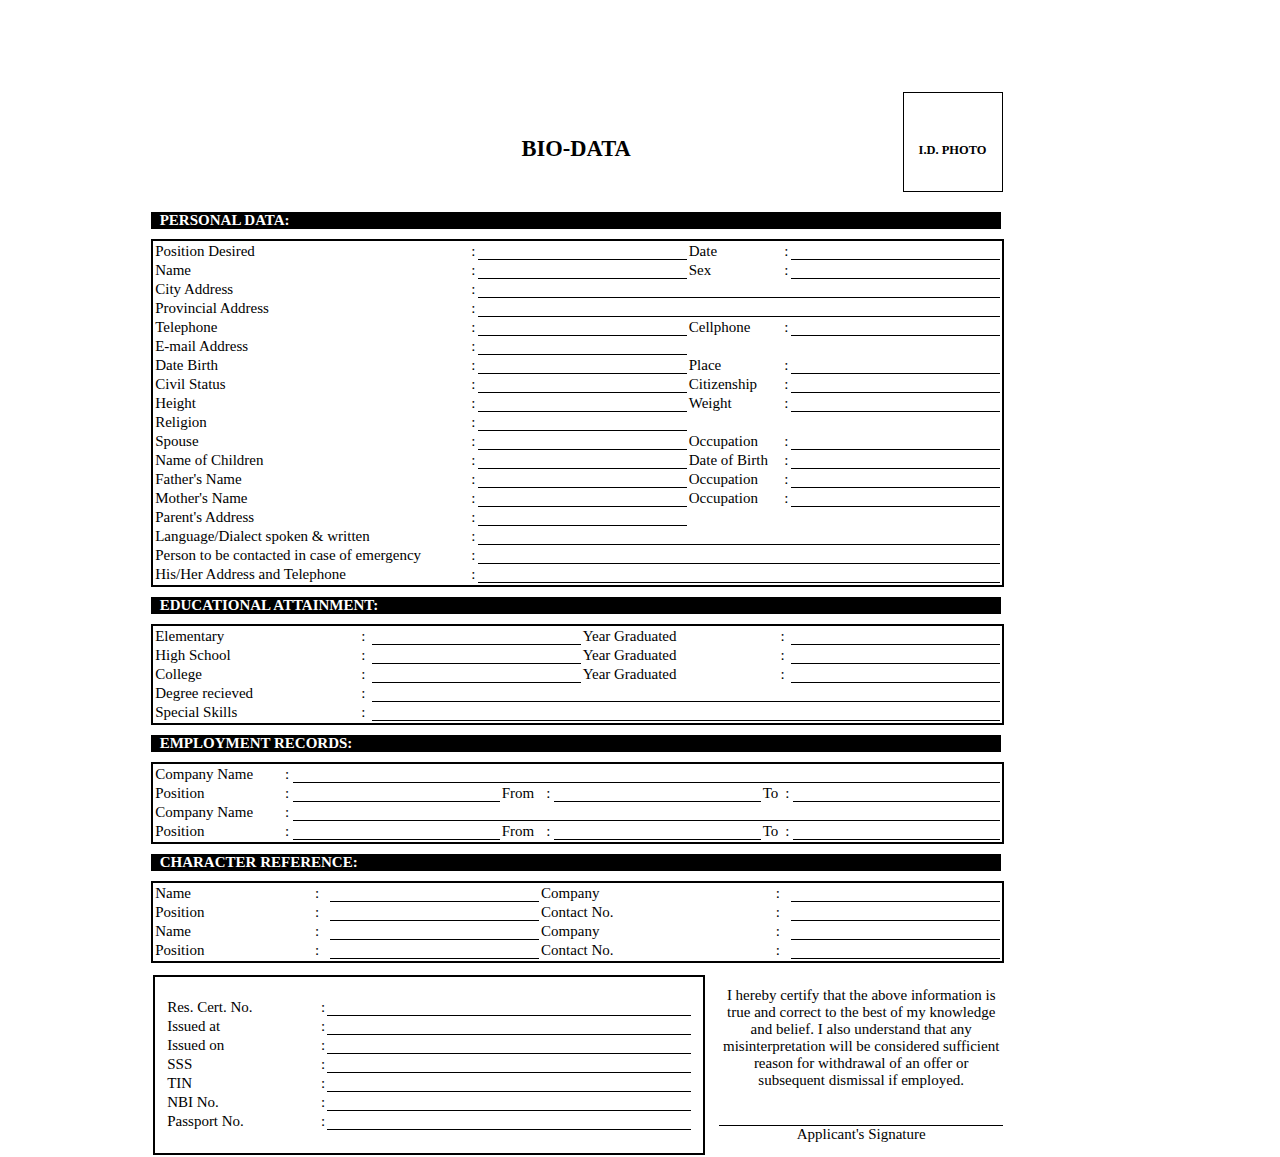
<file: index.html>
<!DOCTYPE html>
<html lang="en">

<head>
    <meta charset="UTF-8">
    <meta http-equiv="X-UA-Compatible" content="IE=edge">
    <meta name="viewport" content="width=device-width, initial-scale=1.0">
    <title>Biodata</title>
    <link rel="stylesheet" href="style.css">
</head>

<body>
    <div class="bio">
        <h2>BIO-DATA</h2>

        <div class="id">
            <h5>I.D. PHOTO</h5>
        </div>

        <h4 class="PerD">PERSONAL DATA:</h4>
        <tbody>
            <table class="tbl">
                <tr>
                    <td>Position Desired</td>
                    <td class="sp">:</td>
                    <td class="ud"></td>
                    <td>Date</td>
                    <td class="sp">:</td>
                    <td class="ud"></td>
                </tr>
                <tr>
                    <td>Name</td>
                    <td class="sp">:</td>
                    <td class="ud"></td>
                    <td>Sex</td>
                    <td class="sp">:</td>
                    <td class="ud"></td>
                </tr>
                <tr>
                    <td>City Address</td>
                    <td class="sp">:</td>
                    <td class="ud" colspan="5"></td>
                </tr>
                <tr>
                    <td>Provincial Address</td>
                    <td class="sp">:</td>
                    <td class="ud" colspan="5"></td>
                </tr>
                <tr>
                    <td>Telephone</td>
                    <td class="sp">:</td>
                    <td class="ud"></td>
                    <td>Cellphone</td>
                    <td class="sp">:</td>
                    <td class="ud"></td>
                </tr>
                <tr>
                    <td>E-mail Address</td>
                    <td class="sp">:</td>
                    <td class="ud"></td>
                </tr>
                <tr>
                    <td>Date Birth</td>
                    <td class="sp">:</td>
                    <td class="ud"></td>
                    <td>Place</td>
                    <td class="sp">:</td>
                    <td class="ud"></td>
                </tr>
                <tr>
                    <td>Civil Status</td>
                    <td class="sp">:</td>
                    <td class="ud"></td>
                    <td>Citizenship</td>
                    <td class="sp">:</td>
                    <td class="ud"></td>
                </tr>
                <tr>
                    <td>Height</td>
                    <td class="sp">:</td>
                    <td class="ud"></td>
                    <td>Weight</td>
                    <td class="sp">:</td>
                    <td class="ud"></td>
                </tr>
                <tr>
                    <td>Religion</td>
                    <td class="sp">:</td>
                    <td class="ud"></td>
                </tr>
                <tr>
                    <td>Spouse</td>
                    <td class="sp">:</td>
                    <td class="ud"></td>
                    <td>Occupation</td>
                    <td class="sp">:</td>
                    <td class="ud"></td>
                </tr>
                <tr>
                    <td>Name of Children</td>
                    <td class="sp">:</td>
                    <td class="ud"></td>
                    <td>Date of Birth</td>
                    <td class="sp">:</td>
                    <td class="ud"></td>
                </tr>
                <tr>
                    <td>Father's Name</td>
                    <td class="sp">:</td>
                    <td class="ud"></td>
                    <td>Occupation</td>
                    <td class="sp">:</td>
                    <td class="ud"></td>
                </tr>
                <tr>
                    <td>Mother's Name</td>
                    <td class="sp">:</td>
                    <td class="ud"></td>
                    <td>Occupation</td>
                    <td class="sp">:</td>
                    <td class="ud"></td>
                </tr>
                <tr>
                    <td>Parent's Address</td>
                    <td class="sp">:</td>
                    <td class="ud"></td>
                </tr>
                <tr>
                    <td>Language/Dialect spoken & written</td>
                    <td class="sp">:</td>
                    <td class="ud" colspan="5"></td>
                </tr>
                <tr>
                    <td>Person to be contacted in case of emergency</td>
                    <td class="sp">:</td>
                    <td class="ud" colspan="5"></td>
                </tr>
                <tr>
                    <td>His/Her Address and Telephone</td>
                    <td class="sp">:</td>
                    <td class="ud" colspan="5"></td>
                </tr>


                </tr>
            </table>
        </tbody>
        <h4 class="PerD">EDUCATIONAL ATTAINMENT:</h4>
        <tbody>
            <table class="tbl">
                <tr>
                    <td>Elementary</td>
                    <td class="sp">:</td>
                    <td class="ud"></td>
                    <td>Year Graduated</td>
                    <td class="sp">:</td>
                    <td class="ud"></td>
                </tr>
                <tr>
                    <td>High School</td>
                    <td class="sp">:</td>
                    <td class="ud"></td>
                    <td>Year Graduated</td>
                    <td class="sp">:</td>
                    <td class="ud"></td>
                </tr>
                <tr>
                    <td>College</td>
                    <td class="sp">:</td>
                    <td class="ud"></td>
                    <td>Year Graduated</td>
                    <td class="sp">:</td>
                    <td class="ud"></td>
                </tr>
                <tr>
                    <td>Degree recieved</td>
                    <td class="sp">:</td>
                    <td class="ud" colspan="5"></td>
                </tr>
                <tr>
                    <td>Special Skills</td>
                    <td class="sp">:</td>
                    <td class="ud" colspan="5"></td>
                </tr>


            </table>
        </tbody>
        <h4 class="PerD">EMPLOYMENT RECORDS:</h4>
        <tbody>
            <table class="tbl">
                <tr>
                    <td>Company Name</td>
                    <td class="sp">:</td>
                    <td class="ud" colspan="10"></td>
                </tr>
                <tr>
                    <td>Position</td>
                    <td class="sp">:</td>
                    <td class="ud"></td>
                    <td>From</td>
                    <td class="sp">:</td>
                    <td class="ud"></td>
                    <td>To</td>
                    <td class="sp">:</td>
                    <td class="ud"></td>
                </tr>
                <tr>
                    <td>Company Name</td>
                    <td class="sp">:</td>
                    <td class="ud" colspan="10"></td>
                </tr>
                <tr>
                    <td>Position</td>
                    <td class="sp">:</td>
                    <td class="ud"></td>
                    <td>From</td>
                    <td class="sp">:</td>
                    <td class="ud"></td>
                    <td>To</td>
                    <td class="sp">:</td>
                    <td class="ud"></td>
                </tr>
            </table>
        </tbody>
        <h4 class="PerD">CHARACTER REFERENCE:</h4>
        <tbody>
            <table class="tbl">
                <tr>
                    <td>Name</td>
                    <td class="sp">:</td>
                    <td class="ud"></td>
                    <td>Company</td>
                    <td class="sp">:</td>
                    <td class="ud"></td>
                </tr>
                <tr>
                    <td>Position</td>
                    <td class="sp">:</td>
                    <td class="ud"></td>
                    <td>Contact No.</td>
                    <td class="sp">:</td>
                    <td class="ud"></td>
                </tr>
                <tr>
                    <td>Name</td>
                    <td class="sp">:</td>
                    <td class="ud"></td>
                    <td>Company</td>
                    <td class="sp">:</td>
                    <td class="ud"></td>
                </tr>
                <tr>
                    <td>Position</td>
                    <td class="sp">:</td>
                    <td class="ud"></td>
                    <td>Contact No.</td>
                    <td class="sp">:</td>
                    <td class="ud"></td>
                </tr>
            </table>
        </tbody>

        <table class="parent">
            <td class="td1">
                <table>
                    <tbody>
                        <tr>
                            <td class="col">Res. Cert. No.</td>
                            <td>:</td>
                            <td class="sp1"></td>
                        </tr>
                        <tr>
                            <td class="col">Issued at</td>
                            <td>:</td>
                            <td class="sp1"></td>
                        </tr>
                        <tr>
                            <td class="col">Issued on</td>
                            <td>:</td>
                            <td class="sp1"></td>
                        </tr>
                        <tr>
                            <td class="col">SSS</td>
                            <td>:</td>
                            <td class="sp1"></td>
                        </tr>
                        <tr>
                            <td class="col">TIN</td>
                            <td>:</td>
                            <td class="sp1"></td>
                        </tr>
                        <tr>
                            <td class="col">NBI No.</td>
                            <td>:</td>
                            <td class="sp1"></td>
                        </tr>
                        <tr>
                            <td class="col">Passport No.</td>
                            <td>:</td>
                            <td class="sp1"></td>
                        </tr>
                    </tbody>
                </table>
            </td>
            <td>
                <table>
                    <tbody>
                        <tr>
                            <td>
                                <p>I hereby certify that the above information is true and correct to the best of my
                                    knowledge
                                    and belief. I
                                    also understand that any misinterpretation will be considered sufficient reason for
                                    withdrawal of an offer or subsequent dismissal if employed.</p>
                            </td>
                        </tr>
                        <tr>
                            <td>
                                <br>
                                <br>
                                <p class="fp">Applicant's Signature</p>
                            </td>
                        </tr>
                    </tbody>
                </table>
            </td>
        </table>
    </div>
</body>

</html>

</html>
</file>
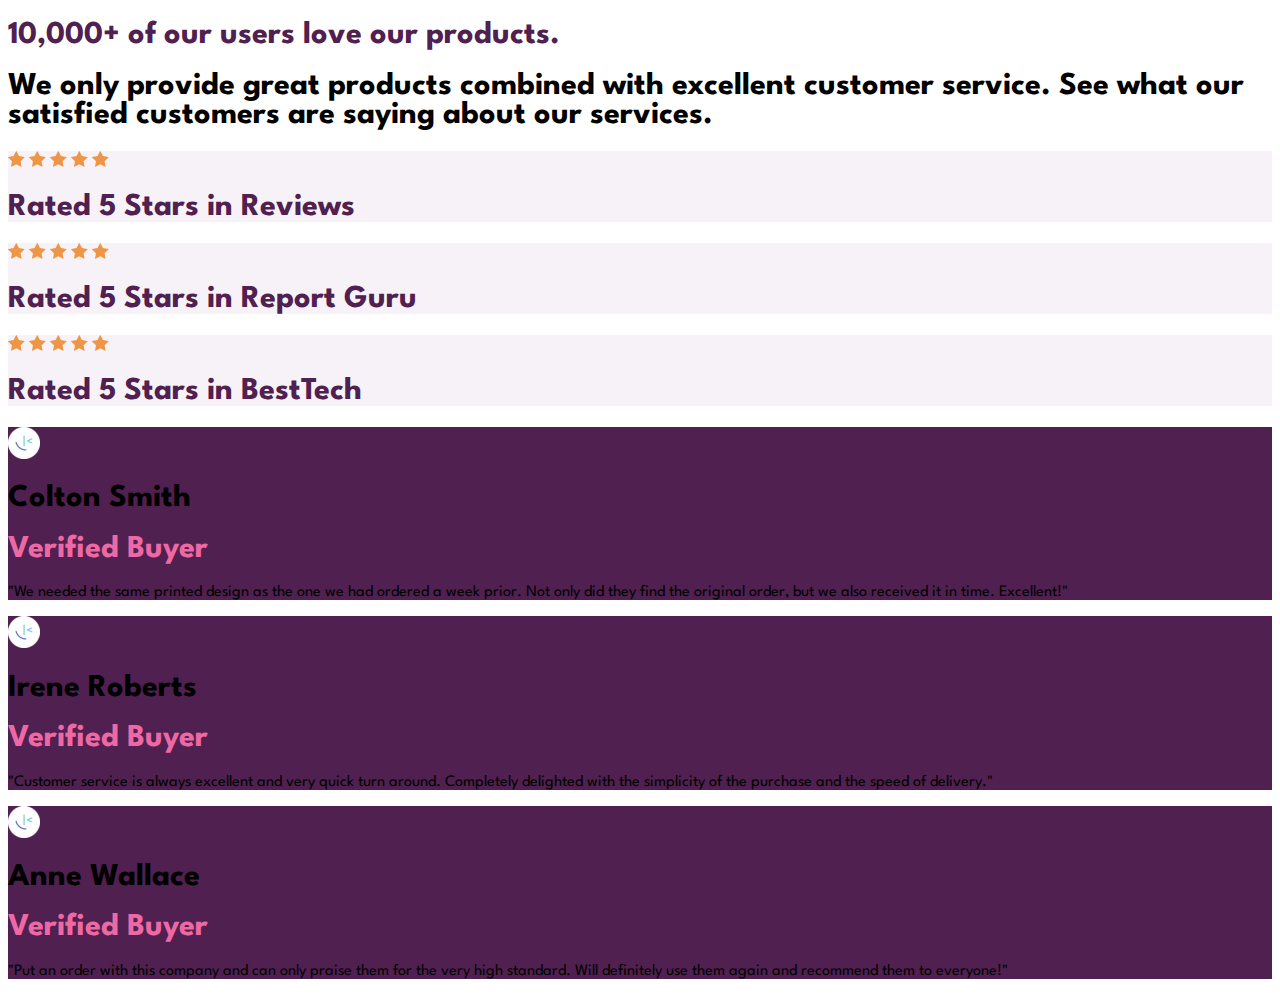
<file: BCardReview/index.html>
<!doctype html>
<html lang="en">
<head>
    <meta charset="utf-8">
    <meta name="viewport" content="width=device-width, initial-scale=1">
    <title>Bootstrap CardReview</title>
    <link rel="stylesheet" href="style.css">
    <link rel="preconnect" href="https://fonts.googleapis.com">
    <link rel="preconnect" href="https://fonts.gstatic.com" crossorigin>
    <link href="https://fonts.googleapis.com/css2?family=League+Spartan:wght@400;500;700&display=swap" rel="stylesheet">
    <link href="https://cdn.jsdelivr.net/npm/bootstrap@5.3.0-alpha1/dist/css/bootstrap.min.css" rel="stylesheet"
        integrity="sha384-GLhlTQ8iRABdZLl6O3oVMWSktQOp6b7In1Zl3/Jr59b6EGGoI1aFkw7cmDA6j6gD" crossorigin="anonymous">
</head>
<body>
    <main class="container-fluid"> 
        <div class="container-fluid mt-5 mb-5">
            <div class="row">

                <div class="col-sm-6 pe-4 my-sm-3 pe-sm-6">
                    <h1 class="mt-sm-5 mt-2 mx-1 px-sm-2 me-sm-6 lh-1 fw-bold text-center text-sm-start" style="color: hsl(300, 43%, 22%);">10,000+ of our
                        users
                        love our products.</h1>
                    <h1 class="ms-sm-3 pe-sm-5 me-sm-5 lh-sm-1 text-sm-start text-center fs-6 mb-sm-5 mb-1 mt-4">We only provide great products
                        combined with excellent customer service. See what our satisfied customers
                        are saying about our services.</h1>
                </div>
                <div class="col-sm-6 my-sm-2 my-sm-3 ps-sm-6 px-4 pt-sm-2">
                <div class="row mb-5">
                    <h1 class="mb-5">
                    </h1>
                <div class="align-self-center mt-sm-4 col-sm-6 ms-md-2 d-sm-flex col-md-10 ms-sm-2 rounded p-1" style="background-color: hsl(300, 24%, 96%);">
                <div class="text-center col align-self-center">
                    <svg width="17" height="16" xmlns="http://www.w3.org/2000/svg"><path d="M16.539 6.097a.297.297 0 00-.24-.202l-5.36-.779L8.542.26a.296.296 0 00-.53 0L5.613 5.117l-5.36.779a.297.297 0 00-.165.505l3.88 3.78-.917 5.34a.297.297 0 00.43.312l4.795-2.52 4.794 2.52a.296.296 0 00.43-.313l-.916-5.338L16.464 6.4c.08-.08.11-.197.075-.304z" fill="#EF9546" fill-rule="nonzero"/></svg>
                    <svg width="17" height="16" xmlns="http://www.w3.org/2000/svg"><path d="M16.539 6.097a.297.297 0 00-.24-.202l-5.36-.779L8.542.26a.296.296 0 00-.53 0L5.613 5.117l-5.36.779a.297.297 0 00-.165.505l3.88 3.78-.917 5.34a.297.297 0 00.43.312l4.795-2.52 4.794 2.52a.296.296 0 00.43-.313l-.916-5.338L16.464 6.4c.08-.08.11-.197.075-.304z" fill="#EF9546" fill-rule="nonzero"/></svg>
                    <svg width="17" height="16" xmlns="http://www.w3.org/2000/svg"><path d="M16.539 6.097a.297.297 0 00-.24-.202l-5.36-.779L8.542.26a.296.296 0 00-.53 0L5.613 5.117l-5.36.779a.297.297 0 00-.165.505l3.88 3.78-.917 5.34a.297.297 0 00.43.312l4.795-2.52 4.794 2.52a.296.296 0 00.43-.313l-.916-5.338L16.464 6.4c.08-.08.11-.197.075-.304z" fill="#EF9546" fill-rule="nonzero"/></svg>
                    <svg width="17" height="16" xmlns="http://www.w3.org/2000/svg"><path d="M16.539 6.097a.297.297 0 00-.24-.202l-5.36-.779L8.542.26a.296.296 0 00-.53 0L5.613 5.117l-5.36.779a.297.297 0 00-.165.505l3.88 3.78-.917 5.34a.297.297 0 00.43.312l4.795-2.52 4.794 2.52a.296.296 0 00.43-.313l-.916-5.338L16.464 6.4c.08-.08.11-.197.075-.304z" fill="#EF9546" fill-rule="nonzero"/></svg>
                    <svg width="17" height="16" xmlns="http://www.w3.org/2000/svg"><path d="M16.539 6.097a.297.297 0 00-.24-.202l-5.36-.779L8.542.26a.296.296 0 00-.53 0L5.613 5.117l-5.36.779a.297.297 0 00-.165.505l3.88 3.78-.917 5.34a.297.297 0 00.43.312l4.795-2.52 4.794 2.52a.296.296 0 00.43-.313l-.916-5.338L16.464 6.4c.08-.08.11-.197.075-.304z" fill="#EF9546" fill-rule="nonzero"/></svg>
                </div>
                <div class="col">
                    <h1 class="mt-sm-2 text-sm-start text-center fw-bold fs-6" style="color: hsl(300, 43%, 22%);">Rated 5 Stars in Reviews</h1>
                </div>
                </div>
                <div class="align-self-center col-sm-6 ms-sm-4 mt-sm-2 mt-2 d-sm-flex col-md-10 ms-sm-2 rounded p-1" style="background-color: hsl(300, 24%, 96%);">
                    <div class="text-center col align-self-center">
                        <svg width="17" height="16" xmlns="http://www.w3.org/2000/svg"><path d="M16.539 6.097a.297.297 0 00-.24-.202l-5.36-.779L8.542.26a.296.296 0 00-.53 0L5.613 5.117l-5.36.779a.297.297 0 00-.165.505l3.88 3.78-.917 5.34a.297.297 0 00.43.312l4.795-2.52 4.794 2.52a.296.296 0 00.43-.313l-.916-5.338L16.464 6.4c.08-.08.11-.197.075-.304z" fill="#EF9546" fill-rule="nonzero"/></svg>
                        <svg width="17" height="16" xmlns="http://www.w3.org/2000/svg"><path d="M16.539 6.097a.297.297 0 00-.24-.202l-5.36-.779L8.542.26a.296.296 0 00-.53 0L5.613 5.117l-5.36.779a.297.297 0 00-.165.505l3.88 3.78-.917 5.34a.297.297 0 00.43.312l4.795-2.52 4.794 2.52a.296.296 0 00.43-.313l-.916-5.338L16.464 6.4c.08-.08.11-.197.075-.304z" fill="#EF9546" fill-rule="nonzero"/></svg>
                        <svg width="17" height="16" xmlns="http://www.w3.org/2000/svg"><path d="M16.539 6.097a.297.297 0 00-.24-.202l-5.36-.779L8.542.26a.296.296 0 00-.53 0L5.613 5.117l-5.36.779a.297.297 0 00-.165.505l3.88 3.78-.917 5.34a.297.297 0 00.43.312l4.795-2.52 4.794 2.52a.296.296 0 00.43-.313l-.916-5.338L16.464 6.4c.08-.08.11-.197.075-.304z" fill="#EF9546" fill-rule="nonzero"/></svg>
                        <svg width="17" height="16" xmlns="http://www.w3.org/2000/svg"><path d="M16.539 6.097a.297.297 0 00-.24-.202l-5.36-.779L8.542.26a.296.296 0 00-.53 0L5.613 5.117l-5.36.779a.297.297 0 00-.165.505l3.88 3.78-.917 5.34a.297.297 0 00.43.312l4.795-2.52 4.794 2.52a.296.296 0 00.43-.313l-.916-5.338L16.464 6.4c.08-.08.11-.197.075-.304z" fill="#EF9546" fill-rule="nonzero"/></svg>
                        <svg width="17" height="16" xmlns="http://www.w3.org/2000/svg"><path d="M16.539 6.097a.297.297 0 00-.24-.202l-5.36-.779L8.542.26a.296.296 0 00-.53 0L5.613 5.117l-5.36.779a.297.297 0 00-.165.505l3.88 3.78-.917 5.34a.297.297 0 00.43.312l4.795-2.52 4.794 2.52a.296.296 0 00.43-.313l-.916-5.338L16.464 6.4c.08-.08.11-.197.075-.304z" fill="#EF9546" fill-rule="nonzero"/></svg>
                    </div>
                    <div class="col">
                        <h1 class="mt-sm-2 text-sm-start text-center fw-bold fs-6" style="color: hsl(300, 43%, 22%);">Rated 5 Stars in
                            Report Guru</h1>
                    </div>
                    </div>
                    <div class="align-self-center col-sm-6 ms-sm-5 mt-sm-2 mt-2 d-sm-flex col-md-10 ms-sm-2 rounded p-1" style="background-color: hsl(300, 24%, 96%);">
                        <div class="text-center col align-self-center">
                            <svg width="17" height="16" xmlns="http://www.w3.org/2000/svg"><path d="M16.539 6.097a.297.297 0 00-.24-.202l-5.36-.779L8.542.26a.296.296 0 00-.53 0L5.613 5.117l-5.36.779a.297.297 0 00-.165.505l3.88 3.78-.917 5.34a.297.297 0 00.43.312l4.795-2.52 4.794 2.52a.296.296 0 00.43-.313l-.916-5.338L16.464 6.4c.08-.08.11-.197.075-.304z" fill="#EF9546" fill-rule="nonzero"/></svg>
                            <svg width="17" height="16" xmlns="http://www.w3.org/2000/svg"><path d="M16.539 6.097a.297.297 0 00-.24-.202l-5.36-.779L8.542.26a.296.296 0 00-.53 0L5.613 5.117l-5.36.779a.297.297 0 00-.165.505l3.88 3.78-.917 5.34a.297.297 0 00.43.312l4.795-2.52 4.794 2.52a.296.296 0 00.43-.313l-.916-5.338L16.464 6.4c.08-.08.11-.197.075-.304z" fill="#EF9546" fill-rule="nonzero"/></svg>
                            <svg width="17" height="16" xmlns="http://www.w3.org/2000/svg"><path d="M16.539 6.097a.297.297 0 00-.24-.202l-5.36-.779L8.542.26a.296.296 0 00-.53 0L5.613 5.117l-5.36.779a.297.297 0 00-.165.505l3.88 3.78-.917 5.34a.297.297 0 00.43.312l4.795-2.52 4.794 2.52a.296.296 0 00.43-.313l-.916-5.338L16.464 6.4c.08-.08.11-.197.075-.304z" fill="#EF9546" fill-rule="nonzero"/></svg>
                            <svg width="17" height="16" xmlns="http://www.w3.org/2000/svg"><path d="M16.539 6.097a.297.297 0 00-.24-.202l-5.36-.779L8.542.26a.296.296 0 00-.53 0L5.613 5.117l-5.36.779a.297.297 0 00-.165.505l3.88 3.78-.917 5.34a.297.297 0 00.43.312l4.795-2.52 4.794 2.52a.296.296 0 00.43-.313l-.916-5.338L16.464 6.4c.08-.08.11-.197.075-.304z" fill="#EF9546" fill-rule="nonzero"/></svg>
                            <svg width="17" height="16" xmlns="http://www.w3.org/2000/svg"><path d="M16.539 6.097a.297.297 0 00-.24-.202l-5.36-.779L8.542.26a.296.296 0 00-.53 0L5.613 5.117l-5.36.779a.297.297 0 00-.165.505l3.88 3.78-.917 5.34a.297.297 0 00.43.312l4.795-2.52 4.794 2.52a.296.296 0 00.43-.313l-.916-5.338L16.464 6.4c.08-.08.11-.197.075-.304z" fill="#EF9546" fill-rule="nonzero"/></svg>
                        </div>
                        <div class="col">
                            <h1 class="mt-sm-2 text-sm-start text-center fw-bold fs-6" style="color: hsl(300, 43%, 22%);">Rated 5 Stars in BestTech</h1>
                        </div>
                        </div>
                        
                </div>
                </div>
            </div> 
            <div class="row mb-sm-5 mb-4">
                <div class="ps-sm-1 col-sm-4">
                <div class="mt-sm-5 mt-2 pe-sm-4 pe-2 rounded row ms-sm-2 p-4" style="background-color: hsl(300, 43%, 22%);">
                    <div class="mt-4 d-sm-flex d-flex col"> 
                        <div class="mb-3 mt-2 ms-1 w-sm-25 h-sm-25 me-sm-0 me-3 row">
                            <img src="./pictures/favicon-32x32.png" class="rounded-circle" alt="a picture">
                    
                        </div>
                                <div class="row">
                                    <h1 class="text-light fs-5 ms-sm-4"> Colton Smith</h1>
                                    <h1 class="fs-5 ms-sm-4" style="color: hsl(333, 80%, 67%);"> Verified Buyer</h1>
                                </div>
                    </div> <p class="mt-3 mb-4 text-light fw-light ms-sm-2 " > "We needed
                        the same printed design as the one we had ordered a week prior. Not only did
                        they find the original order, but we also received it in time. Excellent!"

                    </p>
                </div>

            </div>

            <div class="ps-sm-1 col-sm-4 mt-sm-4">
                <div class="mt-sm-5 mt-3 pe-sm-4 pe-2 rounded row ms-sm-3 p-4" style="background-color: hsl(300, 43%, 22%);">
                    <div class="mt-4 d-sm-flex d-flex col"> 
                        <div class="mb-3 mt-2 ms-1 w-sm-25 h-sm-25 me-sm-0 me-3 row">
                            <img src="./pictures/favicon-32x32.png" class="rounded-circle" alt="a picture">

                        </div>
                                <div class="row">
                                    <h1 class="text-light fs-5 ms-sm-4"> Irene Roberts</h1>
                                    <h1 class="fs-5 ms-sm-4" style="color: hsl(333, 80%, 67%);"> Verified Buyer</h1>
                                </div>
                    </div> <p class="mt-3 mb-4 text-light fw-light ms-2 "> "Customer service is always excellent and very
                        quick turn around. Completely delighted with the simplicity of the purchase
                        and the speed of delivery."

                    </p>
                </div>

            </div>

            <div class="ps-sm-1 col-sm-4 mt-sm-5">
                <div class="mt-sm-5 mt-3 pe-sm-4 pe-2 rounded row ms-sm-3 me-sm-1 p-4" style="background-color: hsl(300, 43%, 22%);">
                    <div class="mt-4 d-sm-flex d-flex col"> 
                        <div class="mb-3 mt-2 ms-1 w-sm-25 h-sm-25 me-sm-0 me-3 row">
                            <img src="./pictures/favicon-32x32.png" class="rounded-circle" alt="a picture">

                        </div>
                                <div class="row">
                                    <h1 class="text-light fs-5 ms-sm-4"> Anne Wallace</h1>
                                    <h1 class="fs-5 ms-sm-4" style="color: hsl(333, 80%, 67%);"> Verified Buyer</h1>
                                </div>
                    </div> <p class="mt-3 mb-4 text-light fw-light ms-2 "> "Put an order with
                        this company and can only praise them for the very high standard. Will
                        definitely use them again and recommend them to everyone!"

                    </p>
                </div>

            </div>
            </div>
            </div>
        </div>
        </div>
        </div>
    </main>
    <script src="https://cdn.jsdelivr.net/npm/bootstrap@5.3.0-alpha1/dist/js/bootstrap.bundle.min.js"
        integrity="sha384-w76AqPfDkMBDXo30jS1Sgez6pr3x5MlQ1ZAGC+nuZB+EYdgRZgiwxhTBTkF7CXvN"
        crossorigin="anonymous"></script>
</body>

</html>


<!-- <div
  class="bg-image"
  style="
    background-image: url('https://mdbcdn.b-cdn.net/img/new/standard/city/041.webp');
    height: 100vh;
  "
></div> -->


<!-- 10,000+ of our users love our products. We only provide great products
    combined with excellent customer service. See what our satisfied customers
    are saying about our services. Rated 5 Stars in Reviews Rated 5 Stars in
    Report Guru Rated 5 Stars in BestTech Colton Smith Verified Buyer "We needed
    the same printed design as the one we had ordered a week prior. Not only did
    they find the original order, but we also received it in time. Excellent!"
    Irene Roberts Verified Buyer "Customer service is always excellent and very
    quick turn around. Completely delighted with the simplicity of the purchase
    and the speed of delivery." Anne Wallace Verified Buyer "Put an order with
    this company and can only praise them for the very high standard. Will
    definitely use them again and recommend them to everyone!" -->
</file>
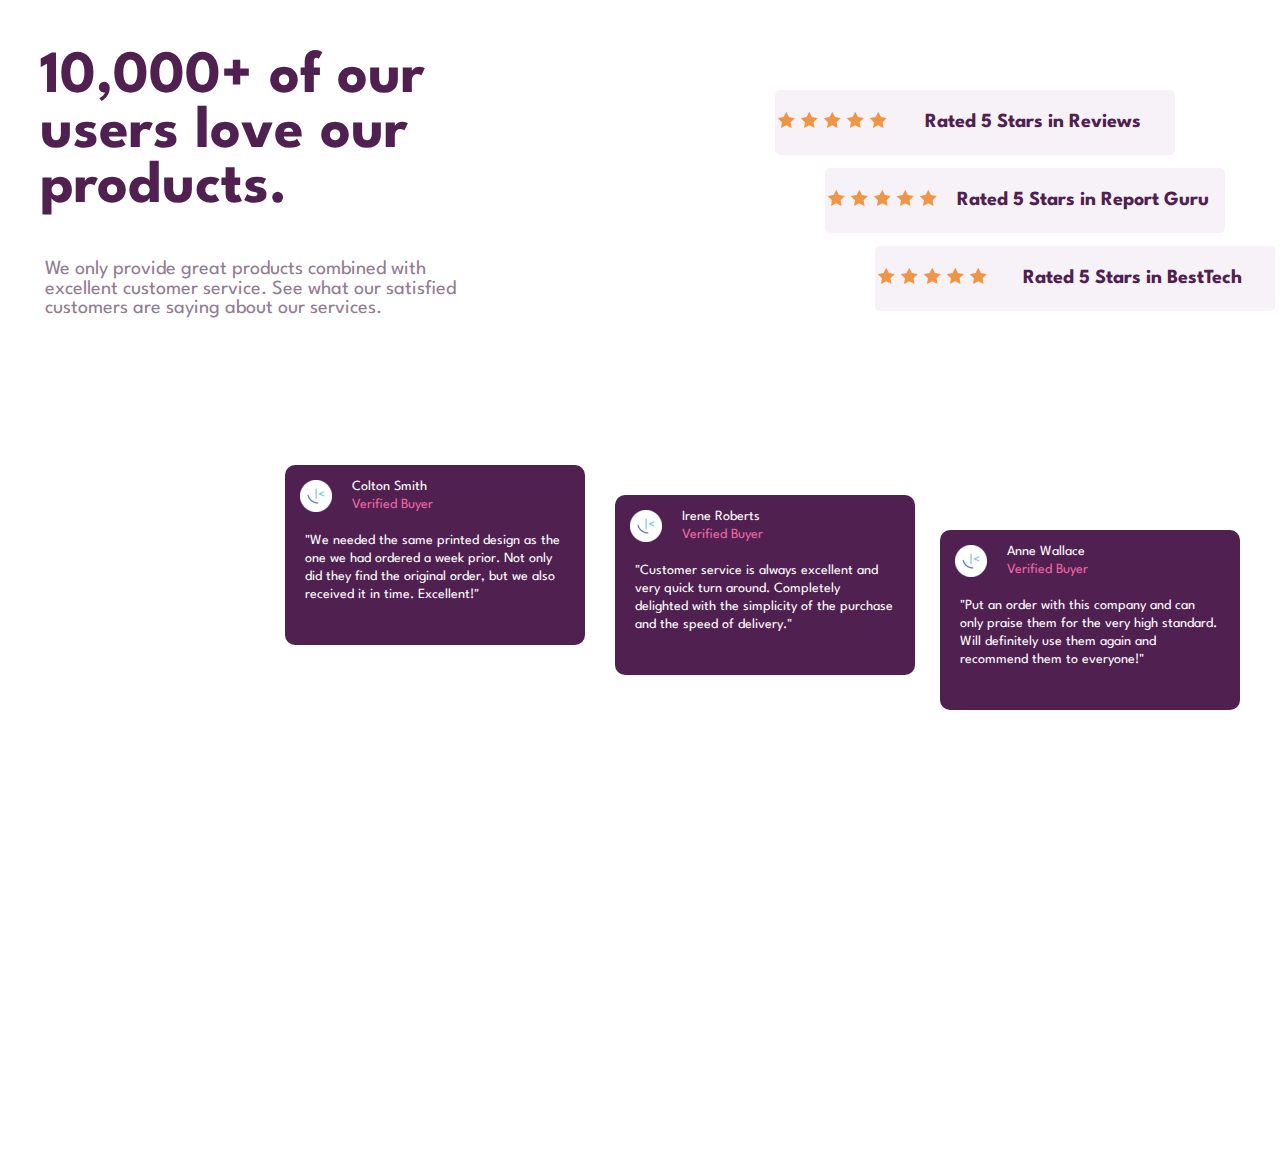
<file: CardReview/index.html>
<!DOCTYPE html>
<html lang="en">

<head>
  <meta charset="UTF-8" />
  <meta name="viewport" content="width=device-width, initial-scale=1.0" />
  <!-- displays site properly based on user's device -->

  <title>Social Reports</title>

  <link rel="stylesheet" href="style.css">

  <link rel="preconnect" href="https://fonts.googleapis.com">
  <link rel="preconnect" href="https://fonts.gstatic.com" crossorigin>
  <link href="https://fonts.googleapis.com/css2?family=League+Spartan:wght@400;500;700&display=swap" rel="stylesheet">

  <!-- Feel free to remove these styles or customise in your own stylesheet 👍 -->
</head>

<body>
  <div class="layer">
    <div class="DeskBox1">
      <div class="box1">
        <h1>
          10,000+ of our users love our products.
        </h1>
        <p class="first-paragraph">
          We only provide great products
          combined with excellent customer service. See what our satisfied customers
          are saying about our services.
        </p>
      </div>

      <div class="box2">
        <div class="rate1">
          <div class="star1">
            <svg width="17" height="16" xmlns="http://www.w3.org/2000/svg">
              <path
                d="M16.539 6.097a.297.297 0 00-.24-.202l-5.36-.779L8.542.26a.296.296 0 00-.53 0L5.613 5.117l-5.36.779a.297.297 0 00-.165.505l3.88 3.78-.917 5.34a.297.297 0 00.43.312l4.795-2.52 4.794 2.52a.296.296 0 00.43-.313l-.916-5.338L16.464 6.4c.08-.08.11-.197.075-.304z"
                fill="#EF9546" fill-rule="nonzero" />
            </svg>
            <svg width="17" height="16" xmlns="http://www.w3.org/2000/svg">
              <path
                d="M16.539 6.097a.297.297 0 00-.24-.202l-5.36-.779L8.542.26a.296.296 0 00-.53 0L5.613 5.117l-5.36.779a.297.297 0 00-.165.505l3.88 3.78-.917 5.34a.297.297 0 00.43.312l4.795-2.52 4.794 2.52a.296.296 0 00.43-.313l-.916-5.338L16.464 6.4c.08-.08.11-.197.075-.304z"
                fill="#EF9546" fill-rule="nonzero" />
            </svg>
            <svg width="17" height="16" xmlns="http://www.w3.org/2000/svg">
              <path
                d="M16.539 6.097a.297.297 0 00-.24-.202l-5.36-.779L8.542.26a.296.296 0 00-.53 0L5.613 5.117l-5.36.779a.297.297 0 00-.165.505l3.88 3.78-.917 5.34a.297.297 0 00.43.312l4.795-2.52 4.794 2.52a.296.296 0 00.43-.313l-.916-5.338L16.464 6.4c.08-.08.11-.197.075-.304z"
                fill="#EF9546" fill-rule="nonzero" />
            </svg>
            <svg width="17" height="16" xmlns="http://www.w3.org/2000/svg">
              <path
                d="M16.539 6.097a.297.297 0 00-.24-.202l-5.36-.779L8.542.26a.296.296 0 00-.53 0L5.613 5.117l-5.36.779a.297.297 0 00-.165.505l3.88 3.78-.917 5.34a.297.297 0 00.43.312l4.795-2.52 4.794 2.52a.296.296 0 00.43-.313l-.916-5.338L16.464 6.4c.08-.08.11-.197.075-.304z"
                fill="#EF9546" fill-rule="nonzero" />
            </svg>
            <svg width="17" height="16" xmlns="http://www.w3.org/2000/svg">
              <path
                d="M16.539 6.097a.297.297 0 00-.24-.202l-5.36-.779L8.542.26a.296.296 0 00-.53 0L5.613 5.117l-5.36.779a.297.297 0 00-.165.505l3.88 3.78-.917 5.34a.297.297 0 00.43.312l4.795-2.52 4.794 2.52a.296.296 0 00.43-.313l-.916-5.338L16.464 6.4c.08-.08.11-.197.075-.304z"
                fill="#EF9546" fill-rule="nonzero" />
            </svg>
          </div>
          <h2>Rated 5 Stars in Reviews</h2>
        </div>

        <div class="rate2">
          <div class="star1">
            <svg width="17" height="16" xmlns="http://www.w3.org/2000/svg">
              <path
                d="M16.539 6.097a.297.297 0 00-.24-.202l-5.36-.779L8.542.26a.296.296 0 00-.53 0L5.613 5.117l-5.36.779a.297.297 0 00-.165.505l3.88 3.78-.917 5.34a.297.297 0 00.43.312l4.795-2.52 4.794 2.52a.296.296 0 00.43-.313l-.916-5.338L16.464 6.4c.08-.08.11-.197.075-.304z"
                fill="#EF9546" fill-rule="nonzero" />
            </svg>
            <svg width="17" height="16" xmlns="http://www.w3.org/2000/svg">
              <path
                d="M16.539 6.097a.297.297 0 00-.24-.202l-5.36-.779L8.542.26a.296.296 0 00-.53 0L5.613 5.117l-5.36.779a.297.297 0 00-.165.505l3.88 3.78-.917 5.34a.297.297 0 00.43.312l4.795-2.52 4.794 2.52a.296.296 0 00.43-.313l-.916-5.338L16.464 6.4c.08-.08.11-.197.075-.304z"
                fill="#EF9546" fill-rule="nonzero" />
            </svg>
            <svg width="17" height="16" xmlns="http://www.w3.org/2000/svg">
              <path
                d="M16.539 6.097a.297.297 0 00-.24-.202l-5.36-.779L8.542.26a.296.296 0 00-.53 0L5.613 5.117l-5.36.779a.297.297 0 00-.165.505l3.88 3.78-.917 5.34a.297.297 0 00.43.312l4.795-2.52 4.794 2.52a.296.296 0 00.43-.313l-.916-5.338L16.464 6.4c.08-.08.11-.197.075-.304z"
                fill="#EF9546" fill-rule="nonzero" />
            </svg>
            <svg width="17" height="16" xmlns="http://www.w3.org/2000/svg">
              <path
                d="M16.539 6.097a.297.297 0 00-.24-.202l-5.36-.779L8.542.26a.296.296 0 00-.53 0L5.613 5.117l-5.36.779a.297.297 0 00-.165.505l3.88 3.78-.917 5.34a.297.297 0 00.43.312l4.795-2.52 4.794 2.52a.296.296 0 00.43-.313l-.916-5.338L16.464 6.4c.08-.08.11-.197.075-.304z"
                fill="#EF9546" fill-rule="nonzero" />
            </svg>
            <svg width="17" height="16" xmlns="http://www.w3.org/2000/svg">
              <path
                d="M16.539 6.097a.297.297 0 00-.24-.202l-5.36-.779L8.542.26a.296.296 0 00-.53 0L5.613 5.117l-5.36.779a.297.297 0 00-.165.505l3.88 3.78-.917 5.34a.297.297 0 00.43.312l4.795-2.52 4.794 2.52a.296.296 0 00.43-.313l-.916-5.338L16.464 6.4c.08-.08.11-.197.075-.304z"
                fill="#EF9546" fill-rule="nonzero" />
            </svg>
          </div>
          <h2>Rated 5 Stars in
            Report Guru</h2>
        </div>

        <div class="rate3">
          <div class="star1">
            <svg width="17" height="16" xmlns="http://www.w3.org/2000/svg">
              <path
                d="M16.539 6.097a.297.297 0 00-.24-.202l-5.36-.779L8.542.26a.296.296 0 00-.53 0L5.613 5.117l-5.36.779a.297.297 0 00-.165.505l3.88 3.78-.917 5.34a.297.297 0 00.43.312l4.795-2.52 4.794 2.52a.296.296 0 00.43-.313l-.916-5.338L16.464 6.4c.08-.08.11-.197.075-.304z"
                fill="#EF9546" fill-rule="nonzero" />
            </svg>
            <svg width="17" height="16" xmlns="http://www.w3.org/2000/svg">
              <path
                d="M16.539 6.097a.297.297 0 00-.24-.202l-5.36-.779L8.542.26a.296.296 0 00-.53 0L5.613 5.117l-5.36.779a.297.297 0 00-.165.505l3.88 3.78-.917 5.34a.297.297 0 00.43.312l4.795-2.52 4.794 2.52a.296.296 0 00.43-.313l-.916-5.338L16.464 6.4c.08-.08.11-.197.075-.304z"
                fill="#EF9546" fill-rule="nonzero" />
            </svg>
            <svg width="17" height="16" xmlns="http://www.w3.org/2000/svg">
              <path
                d="M16.539 6.097a.297.297 0 00-.24-.202l-5.36-.779L8.542.26a.296.296 0 00-.53 0L5.613 5.117l-5.36.779a.297.297 0 00-.165.505l3.88 3.78-.917 5.34a.297.297 0 00.43.312l4.795-2.52 4.794 2.52a.296.296 0 00.43-.313l-.916-5.338L16.464 6.4c.08-.08.11-.197.075-.304z"
                fill="#EF9546" fill-rule="nonzero" />
            </svg>
            <svg width="17" height="16" xmlns="http://www.w3.org/2000/svg">
              <path
                d="M16.539 6.097a.297.297 0 00-.24-.202l-5.36-.779L8.542.26a.296.296 0 00-.53 0L5.613 5.117l-5.36.779a.297.297 0 00-.165.505l3.88 3.78-.917 5.34a.297.297 0 00.43.312l4.795-2.52 4.794 2.52a.296.296 0 00.43-.313l-.916-5.338L16.464 6.4c.08-.08.11-.197.075-.304z"
                fill="#EF9546" fill-rule="nonzero" />
            </svg>
            <svg width="17" height="16" xmlns="http://www.w3.org/2000/svg">
              <path
                d="M16.539 6.097a.297.297 0 00-.24-.202l-5.36-.779L8.542.26a.296.296 0 00-.53 0L5.613 5.117l-5.36.779a.297.297 0 00-.165.505l3.88 3.78-.917 5.34a.297.297 0 00.43.312l4.795-2.52 4.794 2.52a.296.296 0 00.43-.313l-.916-5.338L16.464 6.4c.08-.08.11-.197.075-.304z"
                fill="#EF9546" fill-rule="nonzero" />
            </svg>
          </div>
          <h2>Rated 5 Stars in BestTech</h2>
        </div>
      </div>
    </div>

    <div class="box3">
      <div class="reviews1">
        <div class="top">
          <img src="./images/favicon-32x32.png" alt="">
          <div class="name">
            <h3>Colton Smith</h3>
            <h3>Verified Buyer</h3>
          </div>
        </div>
        <p class="second-paragraph">"We needed
          the same printed design as the one we had ordered a week prior. Not only did
          they find the original order, but we also received it in time. Excellent!"</p>
      </div>

      <div class="reviews2">
        <div class="top">
          <img src="./images/favicon-32x32.png" alt="">
          <div class="name">
            <h3>Irene Roberts</h3>
            <h3>Verified Buyer</h3>
          </div>
        </div>
        <p class="second-paragraph">"Customer service is always excellent and very
          quick turn around. Completely delighted with the simplicity of the purchase
          and the speed of delivery."</p>
      </div>

      <div class="reviews3">
        <div class="top">
          <img src="./images/favicon-32x32.png" alt="">
          <div class="name">
            <h3>Anne Wallace</h3>
            <h3>Verified Buyer</h3>
          </div>
        </div>
        <p class="second-paragraph">"Put an order with
          this company and can only praise them for the very high standard. Will
          definitely use them again and recommend them to everyone!"</p>
      </div>
    </div>

  </div>

  <!-- 10,000+ of our users love our products. We only provide great products
    combined with excellent customer service. See what our satisfied customers
    are saying about our services. Rated 5 Stars in Reviews Rated 5 Stars in
    Report Guru Rated 5 Stars in BestTech Colton Smith Verified Buyer "We needed
    the same printed design as the one we had ordered a week prior. Not only did
    they find the original order, but we also received it in time. Excellent!"
    Irene Roberts Verified Buyer "Customer service is always excellent and very
    quick turn around. Completely delighted with the simplicity of the purchase
    and the speed of delivery." Anne Wallace Verified Buyer "Put an order with
    this company and can only praise them for the very high standard. Will
    definitely use them again and recommend them to everyone!" -->
</body>

</html>
</file>
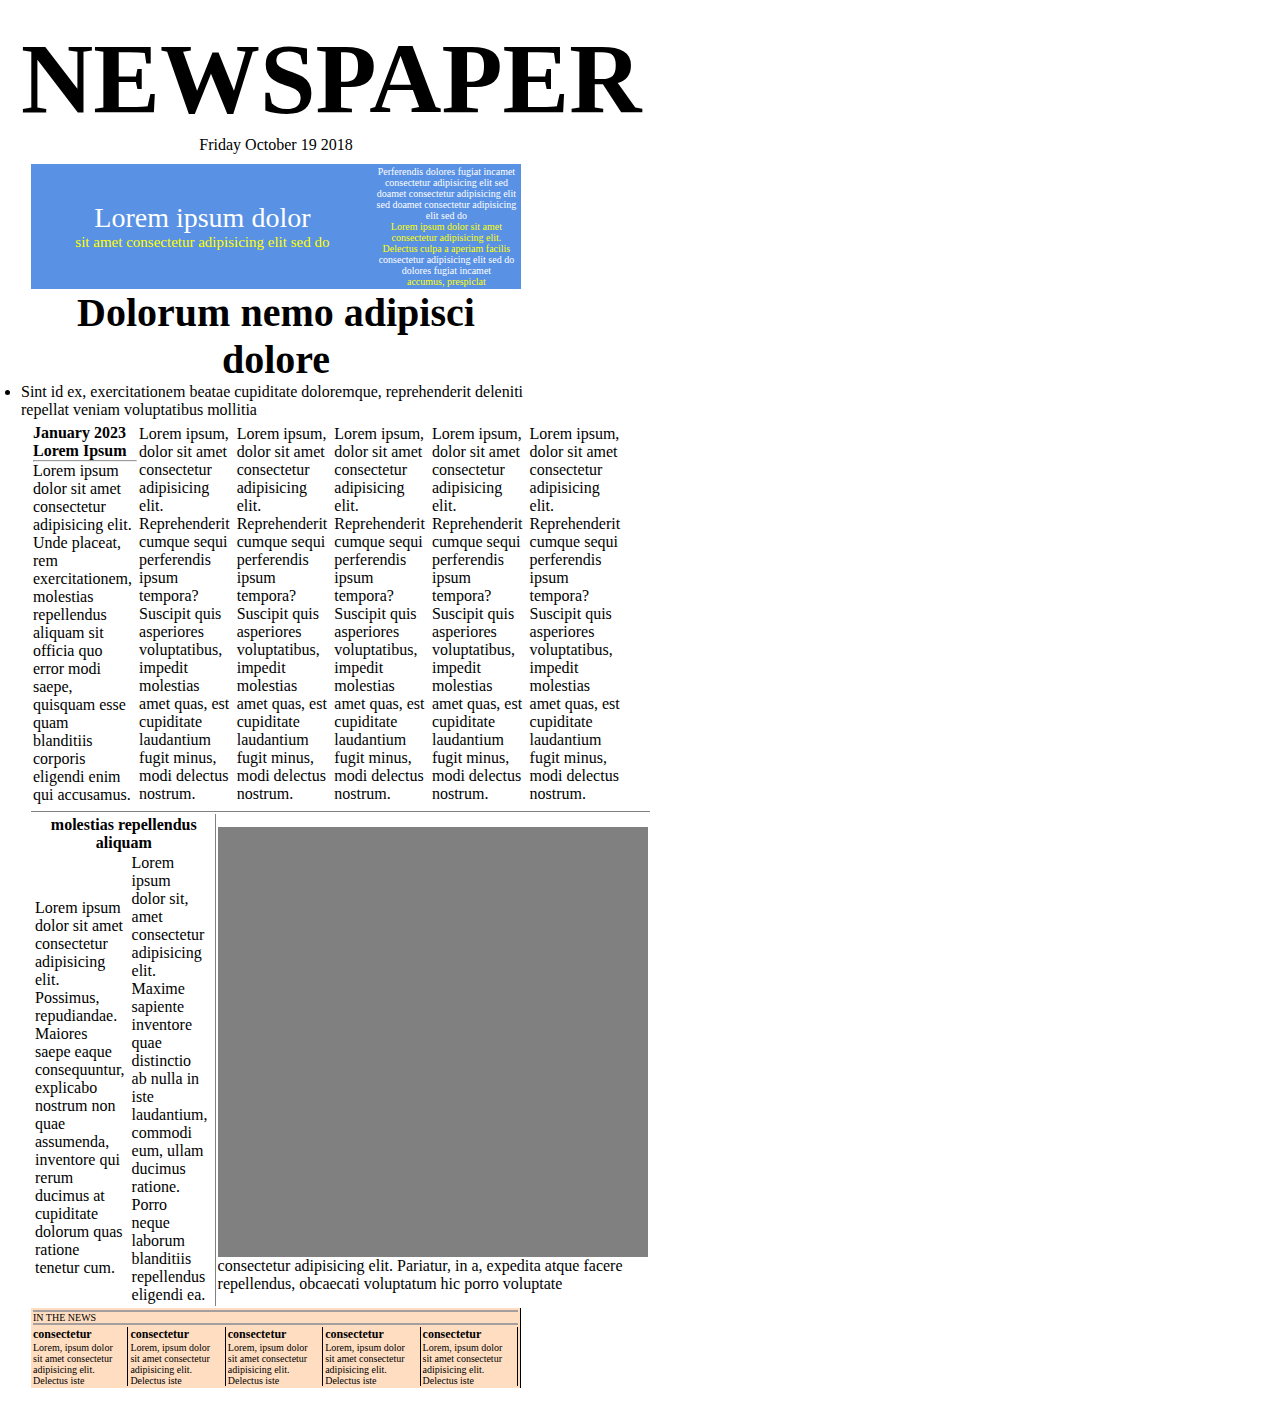
<file: newspaper/index.html>
<!DOCTYPE html>
<html lang="en">

<head>
    <meta charset="UTF-8">
    <meta http-equiv="X-UA-Compatible" content="IE=edge">
    <meta name="viewport" content="width=device-width, initial-scale=1.0">
    <title>Newspaper</title>
    <link rel="stylesheet" href="style.css">
</head>

<body>

    <div class="Fixed">
        <div class="Newspaper">

            <h1>NEWSPAPER</h1>
            <h2>Friday October 19 2018</h2>

            <table class="bar">
                <thead>
                    <td class="lorem1">
                        <p class="sit1">Lorem ipsum dolor</p>
                        <p class="sit2">sit amet consectetur adipisicing elit sed do</p>
                    </td>
                    <td class="lorem2">
                        <p>Perferendis dolores fugiat incamet consectetur adipisicing elit sed doamet consectetur
                            adipisicing elit sed doamet consectetur adipisicing elit sed do</p>
                        <p class="sit3">Lorem ipsum dolor sit amet consectetur adipisicing elit. Delectus culpa a
                            aperiam facilis</p>
                        <p>consectetur adipisicing elit sed do</p>
                        <p>dolores fugiat incamet</p>
                        <p class="sit3">accumus, prespiclat</p>

                    </td>
                </thead>
            </table>
            <h3>Dolorum nemo adipisci dolore</h3>
            <ul>
                <li>Sint id ex, exercitationem beatae cupiditate doloremque, reprehenderit deleniti repellat veniam
                    voluptatibus mollitia</li>
            </ul>
            <table class="bar1">
                <tbody>
                    <td class="L1">
                        <h4 class="sub">January 2023</h4>
                        <h4>Lorem Ipsum</h4>
                        <hr>
                        <p class="par1">Lorem ipsum dolor sit amet consectetur adipisicing elit. Unde placeat, rem
                            exercitationem, molestias repellendus aliquam sit officia quo error modi saepe, quisquam
                            esse quam blanditiis corporis eligendi enim qui accusamus.</p>
                    </td>
                    <td class="L1">
                        <p class="par1">Lorem ipsum, dolor sit amet consectetur adipisicing elit. Reprehenderit cumque
                            sequi perferendis ipsum tempora? Suscipit quis asperiores voluptatibus, impedit molestias
                            amet quas, est cupiditate laudantium fugit minus, modi delectus nostrum.</p>
                    </td>
                    <td class="L1">
                        <p class="par1">Lorem ipsum, dolor sit amet consectetur adipisicing elit. Reprehenderit cumque
                            sequi perferendis ipsum tempora? Suscipit quis asperiores voluptatibus, impedit molestias
                            amet quas, est cupiditate laudantium fugit minus, modi delectus nostrum.</p>
                    <td class="L1">
                        <p class="par1">Lorem ipsum, dolor sit amet consectetur adipisicing elit. Reprehenderit cumque
                            sequi perferendis ipsum tempora? Suscipit quis asperiores voluptatibus, impedit molestias
                            amet quas, est cupiditate laudantium fugit minus, modi delectus nostrum.</p>
                    <td class="L1">
                        <p class="par1">Lorem ipsum, dolor sit amet consectetur adipisicing elit. Reprehenderit cumque
                            sequi perferendis ipsum tempora? Suscipit quis asperiores voluptatibus, impedit molestias
                            amet quas, est cupiditate laudantium fugit minus, modi delectus nostrum.</p>
                    <td class="L1">
                        <p class="par1">Lorem ipsum, dolor sit amet consectetur adipisicing elit. Reprehenderit cumque
                            sequi perferendis ipsum tempora? Suscipit quis asperiores voluptatibus, impedit molestias
                            amet quas, est cupiditate laudantium fugit minus, modi delectus nostrum.</p>

                    </td>
                </tbody>
            </table>

            <table class="bar2">
                <td class="F1">
                    <table>
                        <thead>
                            <tr>
                                <th class="title" colspan="2">molestias repellendus aliquam</th>
                            </tr>
                        </thead>
                        <tbody>
                            <td class="L2">
                                <h4 class="sub" Lorem Ipsum></h4>
                                <br>
                                <p class="par1">Lorem ipsum dolor sit amet consectetur adipisicing elit. Possimus,
                                    repudiandae. Maiores saepe eaque consequuntur, explicabo nostrum non quae assumenda,
                                    inventore qui rerum ducimus at cupiditate dolorum quas ratione tenetur cum.</p>
                            </td>
                            <td class="L2">
                                <p class="par1">Lorem ipsum dolor sit, amet consectetur adipisicing elit. Maxime
                                    sapiente
                                    inventore quae distinctio ab nulla in iste laudantium, commodi eum, ullam ducimus
                                    ratione. Porro neque laborum blanditiis repellendus eligendi ea.</p>
                            </td>
                        </tbody>
                    </table>
                </td>
                <td class="box">
                    <table>
                    <tbody>
                        <tr>
                            <div class="pic">
                            </div>
                        </tr>
                        <tr>
                            <p class="message">consectetur adipisicing elit. Pariatur, in a, expedita atque facere repellendus, obcaecati voluptatum hic porro voluptate</p>
                        </tr>
                    </tbody>
                    </table>


                </td>
            </table>


            <table class="bar3">
                <tbody>
                    <tr>
                        <th class="Lbar" colspan="5">IN THE NEWS</th>


                        
                    </tr>
                    <td class="bar3">
                        <h4 class="Tbar">consectetur</h4>
                        <p class="par2">Lorem, ipsum dolor sit amet consectetur adipisicing elit. Delectus iste</p>

                    </td>
                    <td class="bar3">
                        <h4 class="Tbar">consectetur</h4>
                        <p class="par2">Lorem, ipsum dolor sit amet consectetur adipisicing elit. Delectus iste</p>
                        
                    </td>
                    <td class="bar3">
                        <h4 class="Tbar">consectetur</h4>
                        <p class="par2">Lorem, ipsum dolor sit amet consectetur adipisicing elit. Delectus iste</p>
                        
                    </td>
                    <td class="bar3">
                        <h4 class="Tbar">consectetur</h4>
                        <p class="par2">Lorem, ipsum dolor sit amet consectetur adipisicing elit. Delectus iste</p>
                        
                    </td>
                    <td class="bar3">
                        <h4 class="Tbar">consectetur</h4>
                        <p class="par2">Lorem, ipsum dolor sit amet consectetur adipisicing elit. Delectus iste</p>
                        
                    </td>
                </tbody>
            </table>
            </div>
    </div>
</body>

</html>
</file>
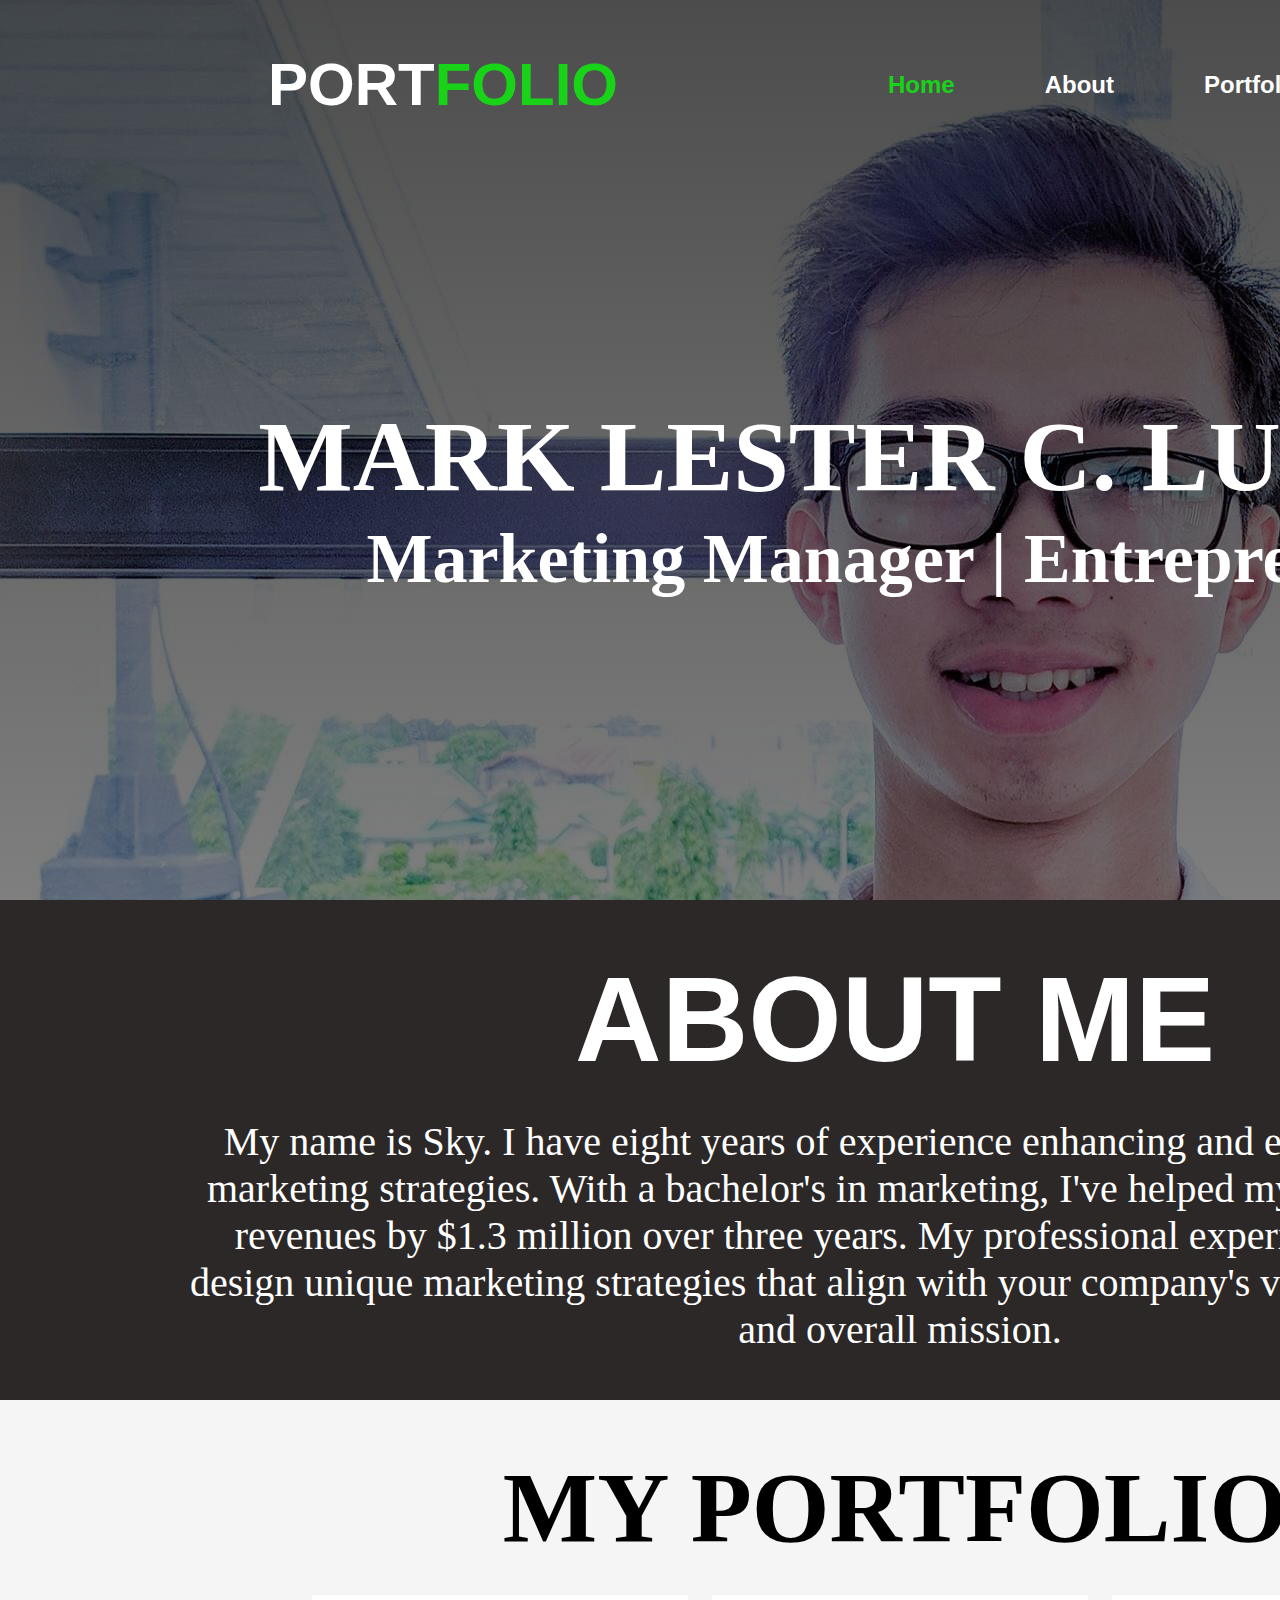
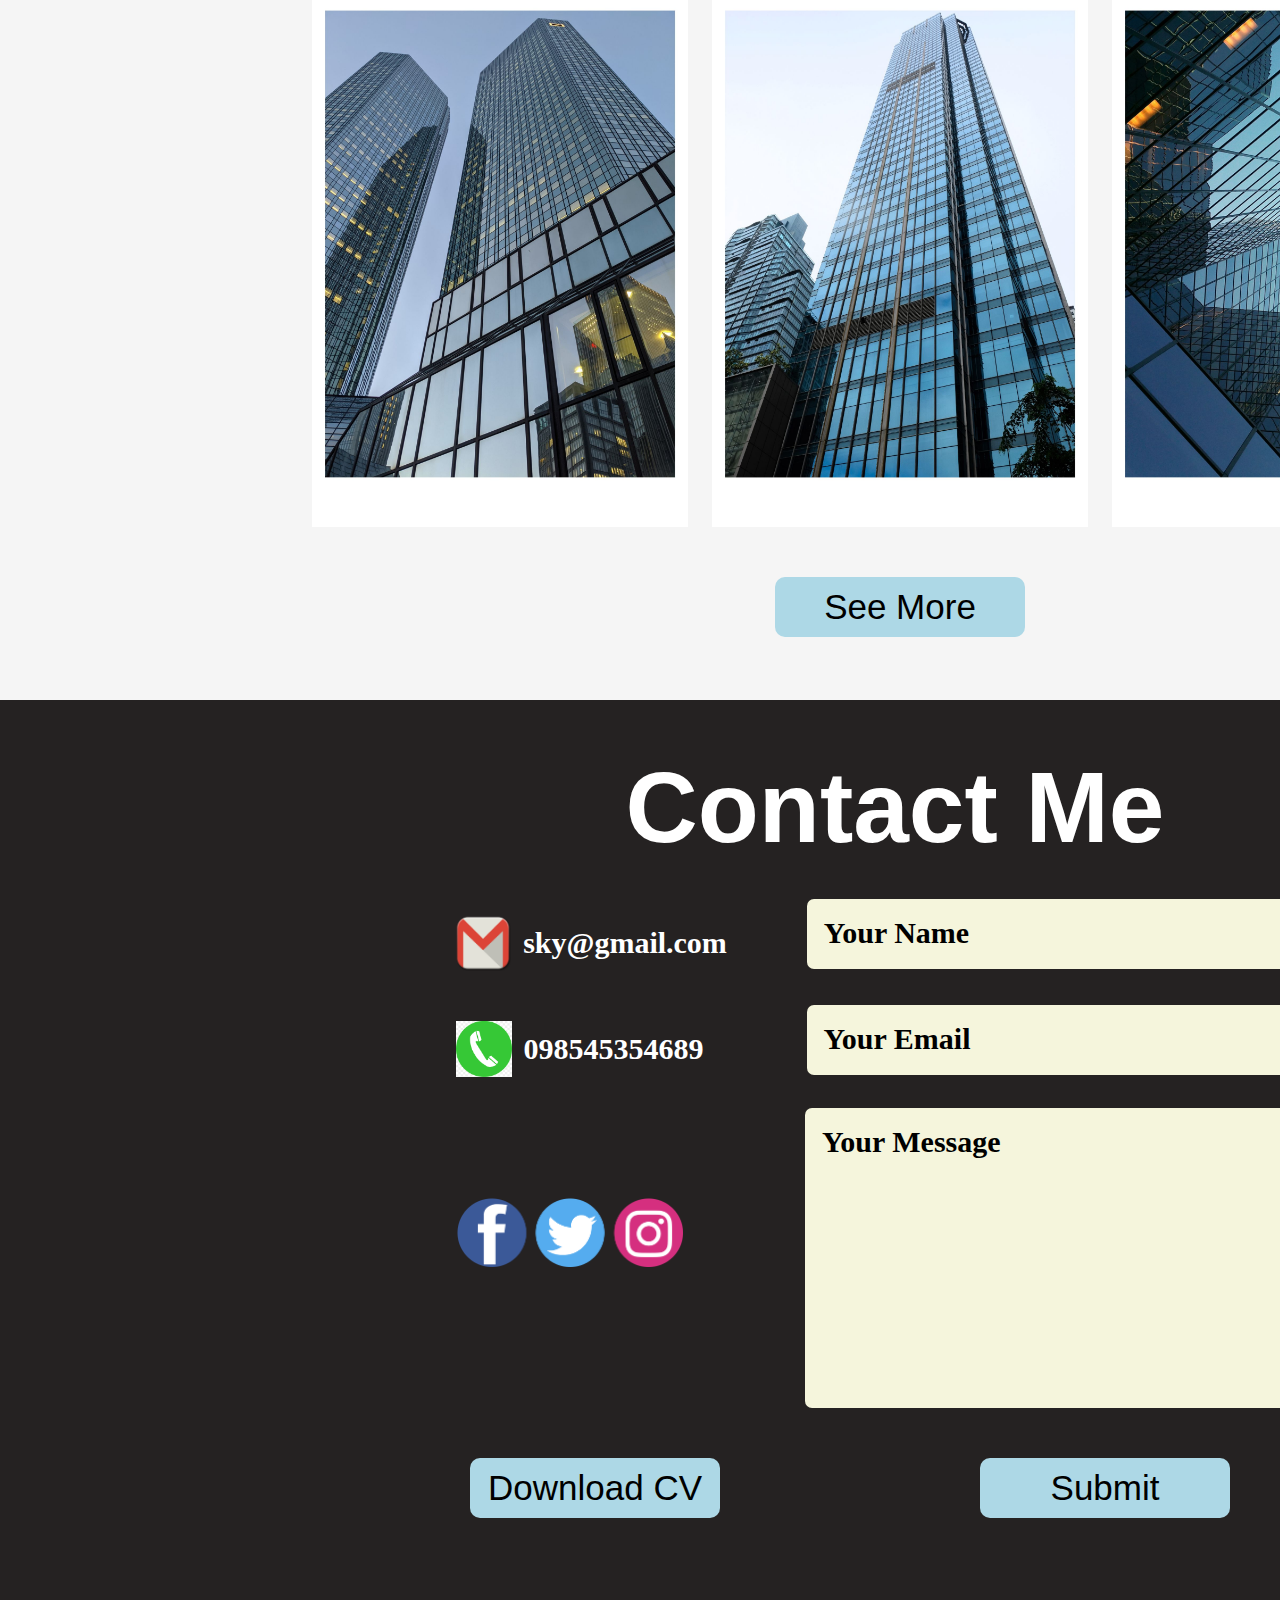
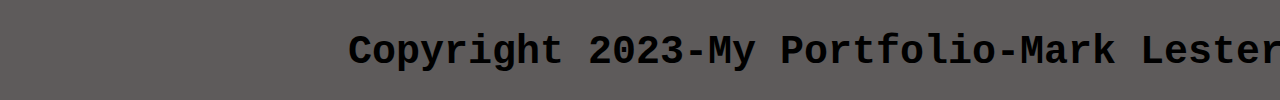
<file: portfolio/index.html>
<!DOCTYPE html>
<html lang="en">

<head>
    <meta charset="UTF-8">
    <meta http-equiv="X-UA-Compatible" content="IE=edge">
    <meta name="viewport" content="width=device-width, initial-scale=1.0">
    <title>My Portfolio</title>
    <link rel="stylesheet" href="style.css">
</head>

<body>
    <main class="firstbox">
        <div class="con">
            <h1>PORT<span>FOLIO</span></h1>
            <h2 class="highlight">Home</h2>
            <h2>About</h2>
            <h2>Portfolio</h2>
            <h2>Contact</h2>
        </div>

        <div>
            <h3>MARK LESTER C. LUCIDO</h3>
            <h3>Marketing Manager | Entrepreneur</h3>
        </div>
    </main>

    <main class="secondbox">
        <div class="con">
            <h2 class="aboutcontainer">ABOUT ME</h2>
        </div>
        <p>My name is Sky. I have eight years of experience enhancing and executing company marketing strategies. With a
            bachelor's in marketing, I've helped my company increase revenues by $1.3 million over three years. My
            professional experience can help me design unique marketing strategies that align with your company's
            values, customer base and overall mission.</p>
    </main>

    <main class="thirdbox">
        <div class="con">
            <h2 class="mycontainer">MY PORTFOLIO</h2>
        </div>
        <div class="con">
            <img src="1.jpg">
            <img src="2.jpg">
            <img src="3.jpg">
        </div>

        <div class="con">
            <button>See More</button>
        </div>
    </main>

    <main class="fourthbox">
        <div class="con">
            <h2 class="contactcontainer">Contact Me</h2>
        </div>

        <div class="container">
            <div class="con">
                <img class="logo" src="gmail.png">
                <h4>sky@gmail.com</h4>
                <div class="con">
                    <div class="answer">
                        <h5>Your Name</h5>
                    </div>
                </div>
            </div>

            <div class="con">
                <img class="logo" src="calllogo.png">
                <h4>098545354689</h4>
                <div class="con">
                    <div class="answer1">
                        <h5>Your Email</h5>
                    </div>
                </div>
            </div>


            <div class="con">
                <img class="icon" src="logos.png">
                <div class="con">
                    <div class="answer2">
                        <h5>Your Message</h5>
                    </div>
                </div>
            </div>

            <div class="con">
                <button class="download">Download CV</button>
                <button class="submit">Submit</button>
            </div>

        </div>
    </main>

    <main class="fifthbox">
        <div class="con">
            <h6>Copyright 2023-My Portfolio-Mark Lester Lucido</h6>
        </div>
    </main>
</body>

</html>
</file>
<file: style.css>
* {
    margin: 0;
    padding: 0;
    box-sizing: border-box;
}

h2 {
    text-align: center;
    margin-top: 60px;
    margin-bottom: 50px;
}

.bio {
    width: 870px;
    border: none;

}

.id {
    border: 1px solid black;
    width: 100px;
    height: 100px;
    margin-top: -120px;
    margin-right: 1%;
    float: right;
    display: flex;
    align-items: center;
    justify-content: center;
}

.PerD {
    margin-top: 50px;
    text-indent: 1%;
    color: white;
    background-color: black;
}

.tbl {
    width: 98%;
    border: 2px solid black;
}

table,
tr,
.PerD {
    margin: 10px;
    text-align: left;
}

.sp {
    text-indent: 0px;
}

.sp1 {
    border-bottom: 1px solid black;
    width: 70%;
}

.col {
    width: 152px;
}

.ud {
    border-bottom: 1px solid black;
    text-align: left;
    width: 25%;
}

div {
    border: 1px solid black;
    font-size: 15px;
    padding-top: 2%;
    margin-top: 50px;
    float: right;
    text-align: center;
    height: 100px;
    width: 100px;
    margin-right: 21%;
}

.data1 {
    width: 50px;
}

.parent {
    width: 80%;
}

.td1 {
    width: 80%;
    border: 2px solid black;
}

p {
    text-align: center;
    margin-right: -170px;
}

.fp {
    border-top: 1px solid black;

}
</file>
<file: BCardReview/style.css>
*{
    font-family: 'League Spartan', sans-serif;
}
</file>
<file: CardReview/style.css>
* {
    margin: 0;
    padding: 0;
    box-sizing: border-box;
    font-family: 'League Spartan', sans-serif;
    font-size: 15px;
}

body {
    background-color: hsl(333, 46%, 75%);
}

.layer {
    background-color: hsl(0, 0%, 100%);
    width: 375px;
    height: 1150px;
    margin-left: auto;
    margin-right: auto;
}

div {
    display: flex;
    flex-direction: column;
}

h1 {
    font-size: 35px;
    color: hsl(300, 43%, 22%);
    text-align: center;
    margin-left: 40px;
    margin-right: 40px;
    margin-top: 50px;
}

.first-paragraph {
    text-align: center;
    color: hsl(303, 10%, 53%);
    line-height: 1.3rem;
    font-size: 15px;
    margin-left: 3rem;
    margin-right: 3rem;
    margin-top: 30px;
}

.box1 {
    width: 375px;
    height: 270px;
    display: flex;
    flex-direction: column;
}

.box2 {
    width: 375px;
    height: 250px;
    align-items: center;
    justify-content: center;
    flex-direction: column;
}

.star1 {
    align-items: center;
    justify-content: center;
    text-align: center;
    flex-direction: row;
    margin-top: 10px;
    margin-bottom: 15px;
}

svg {
    text-align: center;
    margin-left: 0.2rem;
    margin-right: 0.2rem;
}

h2 {
    margin: auto;
    font-size: 14px;
    font-style: bold;
    text-align: center;
}

.rate1 {
    width: 250px;
    height: 65px;
    margin-bottom: 13px;
    border-radius: 5px;
    color: hsl(300, 43%, 22%);
    background-color: hsl(300, 24%, 96%)
}

.rate2 {
    width: 250px;
    height: 65px;
    margin-bottom: 13px;
    border-radius: 5px;
    color: hsl(300, 43%, 22%);
    background-color: hsl(300, 24%, 96%)
}

.rate3 {
    width: 250px;
    height: 65px;
    border-radius: 5px;
    color: hsl(300, 43%, 22%);
    background-color: hsl(300, 24%, 96%)
}

.box3 {
    width: 375px;
    height: 600px;
    align-items: center;
    justify-content: center;
    display: flex;
    flex-direction: column;
}

.reviews1 {
    width: 300px;
    height: 180px;
    margin-top: 1.5rem;
    margin-bottom: 1rem;
    border-radius: 10px;
    color: hsl(300, 43%, 22%);
    background-color: hsl(300, 43%, 22%);
}

.reviews2 {
    width: 300px;
    height: 180px;
    margin-bottom: 1rem;
    border-radius: 10px;
    color: hsl(300, 43%, 22%);
    background-color: hsl(300, 43%, 22%);
}

.reviews3 {
    width: 300px;
    height: 180px;
    border-radius: 10px;
    margin-bottom: 3rem;
    color: hsl(300, 43%, 22%);
    background-color: hsl(300, 43%, 22%);
}

img {
    width: 32px;
}

.top {
    display: flex;
    flex-direction: row;
    margin-left: 1rem;
    margin-right: 1rem;
    margin-top: 1rem;
}

.name {
    color: hsl(0, 0%, 100%);
    margin-left: 1.3rem;
}

h3 {
    font-size: 14px;
}

h3:nth-of-type(1) {
    font-weight: 400;
    padding-bottom: 5px;
}

h3:nth-of-type(2) {
    font-weight: 400;
    color: hsl(333, 80%, 67%);
}

.second-paragraph {
    text-align: left;
    color: hsl(0, 0%, 100%);
    font-size: 14px;
    font-weight: 400;
    margin: 20px;
    line-height: 1.2rem;
}





@media only screen and (min-width: 376px) {
    .layer {
        width: 1440px;
    }

    h1 {
        font-size: 60px;
        text-align: left;
        margin-left: 40px;
        margin-right: 40px;
        margin-top: 50px;
    }

    .first-paragraph {
        text-align: left;
        color: hsl(303, 10%, 53%);
        line-height: 1.3rem;
        font-size: 20px;
        margin-left: 3rem;
        margin-right: 3rem;
        margin-top: 45px;

    }

    .DeskBox1 {
        width: 1440px;
        display: flex;
        flex-direction: row;
    }

    .box1 {
        width: 550px;
        height: 400px;
        display: flex;
        flex-direction: column;
    }

    .box2 {
        width: 1000px;
        height: 400px;
        align-items: center;
        justify-content: center;
        flex-direction: column;
    }

    .rate1 {
        width: 400px;
        height: 65px;
        margin-bottom: 13px;
        display: flex;
        flex-direction: row;


    }

    .rate2 {
        width: 400px;
        height: 65px;
        margin-left: 100px;
        margin-bottom: 13px;
        flex-direction: row;


    }

    .rate3 {
        width: 400px;
        height: 65px;
        margin-left: 200px;
        flex-direction: row;

    }

    svg {
        text-align: center;
        margin-left: 0.2rem;
        margin-right: 0.2rem;
    }

    h2 {
        margin: auto;
        font-size: 20px;
        font-style: bold;
        text-align: center;
    }

    .box3 {
        width: 1550px;
        height: 600px;
        align-items: center;
        justify-content: center;
        display: flex;
        flex-direction: row;
    }

    .reviews1 {
        width: 300px;
        height: 180px;
        margin-top: 10px;
        margin-right: 30px;
        margin-bottom: 300px;
        border-radius: 10px;

    }

    .reviews2 {
        width: 300px;
        height: 180px;
        margin-right: 25px;
        margin-top: 50px;
        margin-bottom: 280px;
        border-radius: 10px;

    }

    .reviews3 {
        width: 300px;
        height: 180px;
        margin-right: 25px;
        border-radius: 10px;
        margin-bottom: 280px;
        margin-top: 120px;

    }








}
</file>
<file: newspaper/style.css>
* {
    margin: 0;
    padding: 0;
    box-sizing: border-box;
}

body {
    border: 1px solid rgb(255, 255, 255);
    margin: 20px 20px 20px 20px;
    width: 40%;
    border-radius: 10px 0 0 10px;
    box-shadow: 5px 5px 5px 50px solid gray;
}

h1 {
    font-size: 100px;
    text-align: center;
}

h2 {
    font-size: medium;
    font-weight: bold;
    font-weight: 100;
    text-align: center;

}

.bar {
    background-color: rgb(89, 145, 228);
    margin: 10px 10px 0px 10px;
}

.bar1 {
    margin: 3px 10px 0 10px;
}

.bar2 {
    margin: 5px 10px 0 10px;
    border-top: 1px solid gray;
}

.bar3{
    background-color: gray;
    margin: 0 10px 0 10px;
}

.lorem1 {
    color: white;
    width: 70%;
    text-align: center;
    font-size: large;
}

.lorem2 {
    color: white;
    font-size: 10px;
    text-align: center;
}

.sit1 {
    font-size: 28px;
}

.sit2 {
    font-size: 15px;
    color: yellow;
}

h3 {
    font-size: 40px;
    text-align: center;
}

.pic {
    width: 430px;
    height: 430px;
    background-color: gray;
}

.sit3 {
    color: yellow;
}

.sit4 {}

.L1 {
    width: 100px;
}

.L2 {
    width: 100px;
}
.L3 {
    border-right: 2px solid rgb(165, 158, 158);
}

.par1 {
    margin-right: 5px;
}
.par2 {
    font-size: 10px;
    margin-right: 5px;
}

.F1 {
    border-right: 1px solid gray;
    width: 50px;
}

.box {
    width: 60%;
}

.Lbar {
    border-top: 2px solid rgb(165, 158, 158);
    border-bottom: 2px solid rgb(165, 158, 158);
    text-align: left;
    font-size: 10px;
    font-weight: 100;
}

.Tbar {
    font-weight: 600;
    font-size: 12px;
}

.bar3 {
    background-color: rgb(255, 221, 192);
    border-right: 1px solid black;
}
</file>
<file: portfolio/style.css>
* {
    margin: 0;
    padding: 0;
    box-sizing: border-box;
}

body {
    background-color: black;
}

.con {
    align-items: center;
    justify-content: center;
    display: flex;
}

.firstbox {
    width: 1800px;
    height: 900px;
    align-items: center;
    justify-content: center;
    margin-left: auto;
    margin-right: auto;
    background-image: linear-gradient(rgba(0, 0, 0, 0.7), rgba(0, 0, 0, 0.5)), url('itsme.jpg');
}

h1 {
    margin-top: 50px;
    margin-right: 230px;
    font-family: 'Lucida Sans', 'Lucida Sans Regular', 'Lucida Grande', 'Lucida Sans Unicode', Geneva, Verdana, sans-serif;
    font-size: 60px;
    color: white;
}

h1 span {
    color: rgb(25, 211, 25);
}

.highlight {
    margin-top: 50px;
    margin-right: 50px;
    margin-left: 40px;
    color: rgb(25, 211, 25);
    font-family: 'Lucida Sans', 'Lucida Sans Regular', 'Lucida Grande', 'Lucida Sans Unicode', Geneva, Verdana, sans-serif;
}

h2 {
    margin-top: 50px;
    margin-right: 50px;
    margin-left: 40px;
    color: white;
    font-family: 'Lucida Sans', 'Lucida Sans Regular', 'Lucida Grande', 'Lucida Sans Unicode', Geneva, Verdana, sans-serif;
}

h3:nth-of-type(1) {
    align-items: center;
    justify-content: center;
    display: flex;
    font-size: 100px;
    margin-top: 280px;
    color: white;
}

h3:nth-of-type(2) {
    align-items: center;
    justify-content: center;
    display: flex;
    font-size: 70px;
    margin-top: 5px;
    color: white;
}

.secondbox {
    width: 1800px;
    height: 500px;
    align-items: center;
    justify-content: center;
    margin-left: auto;
    margin-right: auto;
    background-color: rgb(44, 40, 40);
}

.aboutcontainer {
    font-size: 120px;
    margin-bottom: 30px;
}

p {
    font-size: 40px;
    color: white;
    text-align: center;
    margin: 0 180px;
}

.thirdbox {
    width: 1800px;
    height: 900px;
    align-items: center;
    justify-content: center;
    margin-left: auto;
    margin-right: auto;
    background-color: whitesmoke;
}

.mycontainer {
    color: black;
    font-size: 100px;
    font-family: 'Times New Roman', Times, serif;
}

.fourthbox {
    width: 1800px;
    height: 900px;
    align-items: center;
    justify-content: center;
    margin-left: auto;
    margin-right: auto;
    background-color: rgb(37, 34, 34);
}

img {
    margin-top: 30px;
    padding: 0 12px;
    width: 400px;
}

button {
    width: 250px;
    height: 60px;
    font-size: 35px;
    border: none;
    margin: 50px 0 20px 0;
    background-color: lightblue;
    border-radius: 10px;
}

.contactcontainer {
    font-size: 100px;
}

.container {
    margin: auto;
    width: 1400px;
    height: 700px;
}

.name {
    width: 700px;
    height: 100px;
    border: 1px solid red;
}

.logo {
    width: 80px;
    margin-top: 50px;
}

h4:nth-of-type(1) {
    color: white;
    margin-top: 50px;
    font-size: 30px;
}

.answer {
    position: relative;
    background-color: beige;
    width: 550px;
    height: 70px;
    margin: 31px 0 0 80px;
    border-radius: 7px;
}

.answer1 {
    position: relative;
    background-color: beige;
    width: 550px;
    height: 70px;
    margin: 31px 0 0 103px;
    border-radius: 7px;
}

.answer2 {
    position: relative;
    background-color: beige;
    width: 550px;
    height: 300px;
    margin: 31px 0 0 110px;
    border-radius: 7px;
}


h5:nth-of-type(1) {
    padding: 17px;
    font-size: 30px;
}

.icon {
    width: 250px;
    margin-bottom: 50px;
}

.download {
    margin-bottom: 80px;
    margin-right: 260px;
}

.submit {
    margin-bottom: 80px;
    margin-right: 100px;
}

.fifthbox {
    width: 1800px;
    height: 100px;
    align-items: center;
    justify-content: center;
    margin-left: auto;
    margin-right: auto;
    background-color: rgb(94, 91, 91);
}

h6 {
    font-size: 40px;
    font-family: 'Courier New', Courier, monospace;
    margin-top: 30px;
}
</file>
